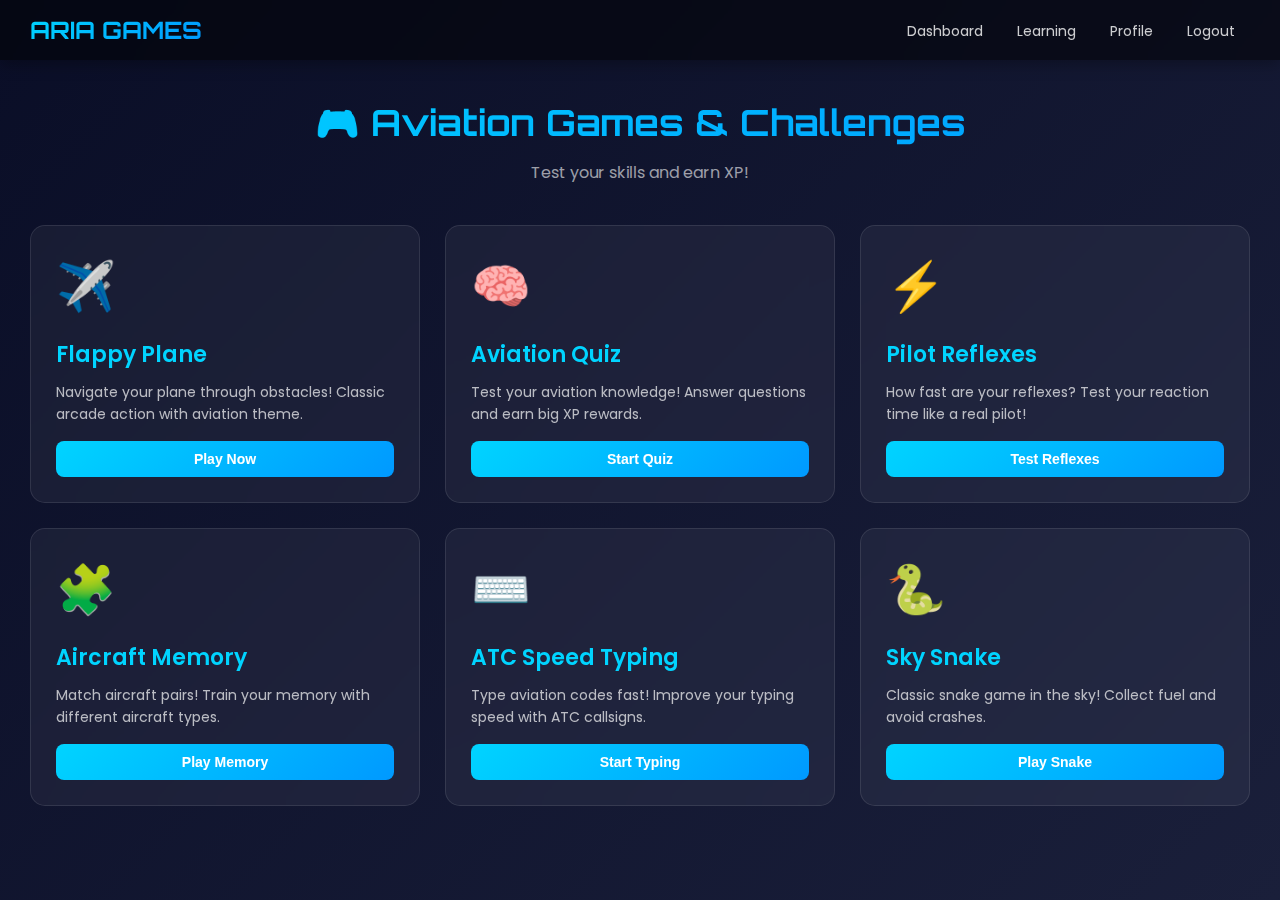
<file: templates/game.html>
<!DOCTYPE html>
<html lang="en">
<head>
    <meta charset="UTF-8">
    <meta name="viewport" content="width=device-width, initial-scale=1.0">
    <title>Games - ARIA Platform</title>
    <link href="https://fonts.googleapis.com/css2?family=Orbitron:wght@400;700&family=Poppins:wght@300;400;600&display=swap" rel="stylesheet">
    <style>
        * {
            margin: 0;
            padding: 0;
            box-sizing: border-box;
        }

        body {
            font-family: 'Poppins', sans-serif;
            background: linear-gradient(135deg, #0a0e27 0%, #1a1f3a 100%);
            min-height: 100vh;
            color: white;
            overflow-x: hidden;
        }

        .navbar {
            background: rgba(0, 0, 0, 0.5);
            backdrop-filter: blur(10px);
            padding: 15px 30px;
            display: flex;
            justify-content: space-between;
            align-items: center;
            box-shadow: 0 4px 15px rgba(0, 0, 0, 0.3);
        }

        .logo {
            font-family: 'Orbitron', sans-serif;
            font-size: 24px;
            font-weight: 700;
            background: linear-gradient(135deg, #00d4ff, #0099ff);
            -webkit-background-clip: text;
            -webkit-text-fill-color: transparent;
        }

        .nav-links a {
            color: rgba(255, 255, 255, 0.8);
            text-decoration: none;
            margin: 0 15px;
            font-size: 14px;
            transition: color 0.3s;
        }

        .nav-links a:hover {
            color: #00d4ff;
        }

        .container {
            max-width: 1400px;
            margin: 40px auto;
            padding: 0 30px;
        }

        h1 {
            font-family: 'Orbitron', sans-serif;
            font-size: 36px;
            text-align: center;
            margin-bottom: 15px;
            background: linear-gradient(135deg, #00d4ff, #0099ff);
            -webkit-background-clip: text;
            -webkit-text-fill-color: transparent;
        }

        .subtitle {
            text-align: center;
            color: rgba(255, 255, 255, 0.6);
            margin-bottom: 40px;
            font-size: 16px;
        }

        .games-grid {
            display: grid;
            grid-template-columns: repeat(auto-fit, minmax(350px, 1fr));
            gap: 25px;
            margin-bottom: 40px;
        }

        .game-card {
            background: rgba(255, 255, 255, 0.05);
            border: 1px solid rgba(255, 255, 255, 0.1);
            border-radius: 15px;
            padding: 25px;
            cursor: pointer;
            transition: all 0.3s ease;
            backdrop-filter: blur(10px);
        }

        .game-card:hover {
            transform: translateY(-5px);
            box-shadow: 0 10px 30px rgba(0, 212, 255, 0.3);
            border-color: rgba(0, 212, 255, 0.5);
        }

        .game-icon {
            font-size: 48px;
            margin-bottom: 15px;
        }

        .game-title {
            font-size: 22px;
            font-weight: 600;
            margin-bottom: 10px;
            color: #00d4ff;
        }

        .game-desc {
            color: rgba(255, 255, 255, 0.7);
            font-size: 14px;
            line-height: 1.6;
            margin-bottom: 15px;
        }

        .play-btn {
            background: linear-gradient(135deg, #00d4ff, #0099ff);
            border: none;
            padding: 10px 20px;
            border-radius: 8px;
            color: white;
            font-weight: 600;
            cursor: pointer;
            width: 100%;
            font-size: 14px;
            transition: all 0.3s;
        }

        .play-btn:hover {
            box-shadow: 0 5px 15px rgba(0, 212, 255, 0.5);
        }

        .game-modal {
            display: none;
            position: fixed;
            top: 0;
            left: 0;
            width: 100%;
            height: 100%;
            background: rgba(0, 0, 0, 0.9);
            z-index: 1000;
            justify-content: center;
            align-items: center;
        }

        .game-container {
            background: rgba(20, 25, 45, 0.95);
            border: 2px solid rgba(0, 212, 255, 0.3);
            border-radius: 20px;
            padding: 30px;
            max-width: 800px;
            width: 90%;
            max-height: 90vh;
            overflow-y: auto;
        }

        .close-btn {
            float: right;
            font-size: 28px;
            cursor: pointer;
            color: #00d4ff;
            font-weight: 700;
        }

        .close-btn:hover {
            color: #ff5252;
        }

        .game-area {
            margin-top: 20px;
        }

        canvas {
            border: 2px solid rgba(0, 212, 255, 0.5);
            border-radius: 10px;
            display: block;
            margin: 0 auto;
            background: #0a0e27;
        }

        .score-display {
            text-align: center;
            font-size: 24px;
            font-weight: 600;
            margin: 20px 0;
            color: #00d4ff;
        }

        .game-controls {
            text-align: center;
            margin-top: 20px;
        }

        .game-controls button {
            background: linear-gradient(135deg, #00d4ff, #0099ff);
            border: none;
            padding: 12px 30px;
            border-radius: 8px;
            color: white;
            font-weight: 600;
            cursor: pointer;
            margin: 0 10px;
            font-size: 14px;
        }

        .quiz-option {
            background: rgba(255, 255, 255, 0.05);
            border: 2px solid rgba(255, 255, 255, 0.2);
            padding: 15px;
            margin: 10px 0;
            border-radius: 10px;
            cursor: pointer;
            transition: all 0.3s;
        }

        .quiz-option:hover {
            background: rgba(0, 212, 255, 0.1);
            border-color: #00d4ff;
        }

        .quiz-option.correct {
            background: rgba(76, 175, 80, 0.2);
            border-color: #4caf50;
        }

        .quiz-option.wrong {
            background: rgba(255, 82, 82, 0.2);
            border-color: #ff5252;
        }

        .xp-earned {
            position: fixed;
            bottom: 30px;
            right: 30px;
            background: linear-gradient(135deg, #00d4ff, #0099ff);
            padding: 15px 25px;
            border-radius: 10px;
            font-weight: 600;
            display: none;
            animation: slideIn 0.5s;
        }

        @keyframes slideIn {
            from { transform: translateX(400px); }
            to { transform: translateX(0); }
        }

        @media (max-width: 768px) {
            .games-grid {
                grid-template-columns: 1fr;
            }
            
            .game-container {
                padding: 20px;
            }
        }
    </style>
</head>
<body>
    <nav class="navbar">
        <div class="logo">ARIA GAMES</div>
        <div class="nav-links">
            <a href="/">Dashboard</a>
            <a href="/learning">Learning</a>
            <a href="/profile">Profile</a>
            <a href="/logout">Logout</a>
        </div>
    </nav>

    <div class="container">
        <h1>🎮 Aviation Games & Challenges</h1>
        <p class="subtitle">Test your skills and earn XP!</p>

        <div class="games-grid">
            <div class="game-card" onclick="openGame('flappy')">
                <div class="game-icon">✈️</div>
                <div class="game-title">Flappy Plane</div>
                <div class="game-desc">Navigate your plane through obstacles! Classic arcade action with aviation theme.</div>
                <button class="play-btn">Play Now</button>
            </div>

            <div class="game-card" onclick="openGame('quiz')">
                <div class="game-icon">🧠</div>
                <div class="game-title">Aviation Quiz</div>
                <div class="game-desc">Test your aviation knowledge! Answer questions and earn big XP rewards.</div>
                <button class="play-btn">Start Quiz</button>
            </div>

            <div class="game-card" onclick="openGame('reaction')">
                <div class="game-icon">⚡</div>
                <div class="game-title">Pilot Reflexes</div>
                <div class="game-desc">How fast are your reflexes? Test your reaction time like a real pilot!</div>
                <button class="play-btn">Test Reflexes</button>
            </div>

            <div class="game-card" onclick="openGame('memory')">
                <div class="game-icon">🧩</div>
                <div class="game-title">Aircraft Memory</div>
                <div class="game-desc">Match aircraft pairs! Train your memory with different aircraft types.</div>
                <button class="play-btn">Play Memory</button>
            </div>

            <div class="game-card" onclick="openGame('typing')">
                <div class="game-icon">⌨️</div>
                <div class="game-title">ATC Speed Typing</div>
                <div class="game-desc">Type aviation codes fast! Improve your typing speed with ATC callsigns.</div>
                <button class="play-btn">Start Typing</button>
            </div>

            <div class="game-card" onclick="openGame('snake')">
                <div class="game-icon">🐍</div>
                <div class="game-title">Sky Snake</div>
                <div class="game-desc">Classic snake game in the sky! Collect fuel and avoid crashes.</div>
                <button class="play-btn">Play Snake</button>
            </div>
        </div>
    </div>

    <!-- Game Modal -->
    <div id="gameModal" class="game-modal">
        <div class="game-container">
            <span class="close-btn" onclick="closeGame()">&times;</span>
            <h2 id="gameTitle" style="text-align: center; margin-bottom: 20px;">Game</h2>
            <div class="score-display" id="scoreDisplay">Score: 0</div>
            <div class="game-area" id="gameArea"></div>
            <div class="game-controls" id="gameControls"></div>
        </div>
    </div>

    <div class="xp-earned" id="xpEarned">+50 XP Earned! 🎉</div>

    <script>
        let currentGame = null;
        let gameScore = 0;

        function openGame(gameType) {
            const modal = document.getElementById('gameModal');
            const gameArea = document.getElementById('gameArea');
            const gameTitle = document.getElementById('gameTitle');
            const scoreDisplay = document.getElementById('scoreDisplay');
            const gameControls = document.getElementById('gameControls');
            
            modal.style.display = 'flex';
            gameScore = 0;
            scoreDisplay.textContent = 'Score: 0';
            gameArea.innerHTML = '';
            gameControls.innerHTML = '';
            currentGame = gameType;
            
            switch(gameType) {
                case 'flappy':
                    gameTitle.textContent = '✈️ Flappy Plane';
                    startFlappyGame();
                    break;
                case 'quiz':
                    gameTitle.textContent = '🧠 Aviation Quiz';
                    startQuizGame();
                    break;
                case 'reaction':
                    gameTitle.textContent = '⚡ Pilot Reflexes';
                    startReactionGame();
                    break;
                case 'memory':
                    gameTitle.textContent = '🧩 Aircraft Memory';
                    startMemoryGame();
                    break;
                case 'typing':
                    gameTitle.textContent = '⌨️ ATC Speed Typing';
                    startTypingGame();
                    break;
                case 'snake':
                    gameTitle.textContent = '🐍 Sky Snake';
                    startSnakeGame();
                    break;
            }
        }

        function closeGame() {
            document.getElementById('gameModal').style.display = 'none';
            if (gameScore > 0) {
                saveScore(currentGame, gameScore);
            }
        }

        function updateScore(points) {
            gameScore += points;
            document.getElementById('scoreDisplay').textContent = `Score: ${gameScore}`;
        }

        async function saveScore(gameName, score) {
            try {
                const response = await fetch('/api/games/score', {
                    method: 'POST',
                    headers: {'Content-Type': 'application/json'},
                    body: JSON.stringify({ game_name: gameName, score: score })
                });
                const data = await response.json();
                if (data.success) {
                    showXP(data.xp_earned);
                }
            } catch (error) {
                console.error('Error saving score:', error);
            }
        }

        function showXP(xp) {
            const xpDiv = document.getElementById('xpEarned');
            xpDiv.textContent = `+${xp} XP Earned! 🎉`;
            xpDiv.style.display = 'block';
            setTimeout(() => {
                xpDiv.style.display = 'none';
            }, 3000);
        }

        // FLAPPY PLANE GAME
        function startFlappyGame() {
            const gameArea = document.getElementById('gameArea');
            gameArea.innerHTML = '<canvas id="flappyCanvas" width="600" height="400"></canvas>';
            
            const canvas = document.getElementById('flappyCanvas');
            const ctx = canvas.getContext('2d');
            
            let plane = { x: 50, y: 200, velocity: 0, size: 30 };
            let obstacles = [];
            let frameCount = 0;
            let gameRunning = true;
            
            function gameLoop() {
                if (!gameRunning) return;
                
                ctx.fillStyle = '#0a0e27';
                ctx.fillRect(0, 0, canvas.width, canvas.height);
                
                // Plane
                plane.velocity += 0.5;
                plane.y += plane.velocity;
                
                ctx.fillStyle = '#00d4ff';
                ctx.fillRect(plane.x, plane.y, plane.size, plane.size);
                
                // Obstacles
                if (frameCount % 90 === 0) {
                    const gap = 150;
                    const height = Math.random() * 200 + 50;
                    obstacles.push({ x: canvas.width, top: height, gap: gap });
                }
                
                obstacles.forEach((obs, index) => {
                    obs.x -= 3;
                    
                    ctx.fillStyle = '#ff5252';
                    ctx.fillRect(obs.x, 0, 50, obs.top);
                    ctx.fillRect(obs.x, obs.top + obs.gap, 50, canvas.height);
                    
                    // Collision
                    if (plane.x + plane.size > obs.x && plane.x < obs.x + 50) {
                        if (plane.y < obs.top || plane.y + plane.size > obs.top + obs.gap) {
                            gameRunning = false;
                            alert(`Game Over! Score: ${gameScore}`);
                            closeGame();
                        }
                    }
                    
                    // Score
                    if (obs.x + 50 === plane.x) {
                        updateScore(10);
                    }
                    
                    if (obs.x < -50) obstacles.splice(index, 1);
                });
                
                // Boundaries
                if (plane.y < 0 || plane.y + plane.size > canvas.height) {
                    gameRunning = false;
                    alert(`Game Over! Score: ${gameScore}`);
                    closeGame();
                }
                
                frameCount++;
                requestAnimationFrame(gameLoop);
            }
            
            canvas.addEventListener('click', () => {
                plane.velocity = -10;
            });
            
            gameLoop();
        }

        // AVIATION QUIZ GAME
        function startQuizGame() {
            const questions = [
                { q: "What does ATC stand for?", options: ["Air Traffic Control", "Aircraft Technical Control", "Aviation Transport Center", "Automatic Transfer Control"], correct: 0 },
                { q: "What is the cruising altitude for commercial jets?", options: ["10,000-20,000 ft", "30,000-40,000 ft", "50,000-60,000 ft", "70,000+ ft"], correct: 1 },
                { q: "Who invented the first successful airplane?", options: ["Leonardo da Vinci", "Wright Brothers", "Henry Ford", "Thomas Edison"], correct: 1 },
                { q: "What does IFR stand for?", options: ["Instrument Flight Rules", "International Flight Regulations", "Internal Flight Records", "Immediate Flight Response"], correct: 0 },
                { q: "What is the purpose of flaps on an aircraft?", options: ["Increase speed", "Increase lift at low speeds", "Reduce weight", "Control temperature"], correct: 1 }
            ];
            
            let currentQ = 0;
            const gameArea = document.getElementById('gameArea');
            
            function showQuestion() {
                if (currentQ >= questions.length) {
                    gameArea.innerHTML = `<h2 style="text-align:center; color:#00d4ff;">Quiz Complete! Final Score: ${gameScore}</h2>`;
                    setTimeout(() => closeGame(), 2000);
                    return;
                }
                
                const q = questions[currentQ];
                let html = `<h3 style="margin-bottom: 20px;">${q.q}</h3>`;
                
                q.options.forEach((opt, i) => {
                    html += `<div class="quiz-option" onclick="checkAnswer(${i}, ${q.correct})">${opt}</div>`;
                });
                
                gameArea.innerHTML = html;
            }
            
            window.checkAnswer = function(selected, correct) {
                const options = document.querySelectorAll('.quiz-option');
                if (selected === correct) {
                    options[selected].classList.add('correct');
                    updateScore(20);
                } else {
                    options[selected].classList.add('wrong');
                    options[correct].classList.add('correct');
                }
                
                setTimeout(() => {
                    currentQ++;
                    showQuestion();
                }, 1500);
            };
            
            showQuestion();
        }

        // REACTION TIME GAME
        function startReactionGame() {
            const gameArea = document.getElementById('gameArea');
            let startTime, reactionTimes = [];
            
            function newRound() {
                gameArea.innerHTML = '<div style="text-align:center; padding: 100px; font-size: 20px;">Wait for green...</div>';
                gameArea.style.background = '#ff5252';
                
                setTimeout(() => {
                    gameArea.style.background = '#4caf50';
                    gameArea.innerHTML = '<div style="text-align:center; padding: 100px; font-size: 24px; cursor: pointer;">CLICK NOW!</div>';
                    startTime = Date.now();
                    
                    gameArea.onclick = () => {
                        const reactionTime = Date.now() - startTime;
                        reactionTimes.push(reactionTime);
                        updateScore(Math.max(100 - reactionTime / 10, 10));
                        
                        if (reactionTimes.length < 5) {
                            gameArea.innerHTML = `<div style="text-align:center; padding: 100px; font-size: 20px;">Reaction: ${reactionTime}ms<br>Round ${reactionTimes.length}/5</div>`;
                            setTimeout(newRound, 2000);
                        } else {
                            const avg = reactionTimes.reduce((a,b) => a+b) / reactionTimes.length;
                            gameArea.innerHTML = `<div style="text-align:center; padding: 100px; font-size: 20px;">Complete!<br>Average: ${avg.toFixed(0)}ms</div>`;
                            gameArea.style.background = '';
                            setTimeout(() => closeGame(), 3000);
                        }
                    };
                }, Math.random() * 3000 + 1000);
            }
            
            newRound();
        }

        // MEMORY GAME
        function startMemoryGame() {
            const gameArea = document.getElementById('gameArea');
            const aircraft = ['✈️', '🚁', '🛩️', '🚀', '🛸', '🪂'];
            const cards = [...aircraft, ...aircraft].sort(() => Math.random() - 0.5);
            let flipped = [];
            let matched = 0;
            
            let html = '<div style="display: grid; grid-template-columns: repeat(4, 100px); gap: 10px; justify-content: center;">';
            cards.forEach((card, i) => {
                html += `<div class="memory-card" data-index="${i}" style="width:100px; height:100px; background:rgba(255,255,255,0.1); border-radius:10px; display:flex; align-items:center; justify-content:center; font-size:40px; cursor:pointer; border: 2px solid rgba(255,255,255,0.2);" onclick="flipCard(${i})">?</div>`;
            });
            html += '</div>';
            gameArea.innerHTML = html;
            
            window.flipCard = function(index) {
                if (flipped.length === 2) return;
                const card = document.querySelectorAll('.memory-card')[index];
                if (card.textContent !== '?') return;
                
                card.textContent = cards[index];
                flipped.push(index);
                
                if (flipped.length === 2) {
                    if (cards[flipped[0]] === cards[flipped[1]]) {
                        matched += 2;
                        updateScore(20);
                        flipped = [];
                        if (matched === cards.length) {
                            setTimeout(() => {
                                alert('You Won!');
                                closeGame();
                            }, 500);
                        }
                    } else {
                        setTimeout(() => {
                            document.querySelectorAll('.memory-card')[flipped[0]].textContent = '?';
                            document.querySelectorAll('.memory-card')[flipped[1]].textContent = '?';
                            flipped = [];
                        }, 1000);
                    }
                }
            };
        }

        // TYPING GAME
        function startTypingGame() {
            const gameArea = document.getElementById('gameArea');
            const words = ['ALPHA', 'BRAVO', 'CHARLIE', 'DELTA', 'ECHO', 'FOXTROT', 'GOLF', 'HOTEL'];
            let currentWord = '';
            let wordsTyped = 0;
            
            function newWord() {
                currentWord = words[Math.floor(Math.random() * words.length)];
                gameArea.innerHTML = `
                    <div style="text-align:center; padding: 50px;">
                        <h2 style="font-size:48px; color:#00d4ff; margin-bottom:30px;">${currentWord}</h2>
                        <input type="text" id="typeInput" style="padding:15px; font-size:24px; width:300px; text-align:center; background:rgba(255,255,255,0.1); border:2px solid #00d4ff; border-radius:10px; color:white;" autofocus>
                        <div style="margin-top:20px; font-size:18px;">Words: ${wordsTyped}/10</div>
                    </div>
                `;
                
                document.getElementById('typeInput').addEventListener('input', (e) => {
                    if (e.target.value.toUpperCase() === currentWord) {
                        wordsTyped++;
                        updateScore(15);
                        if (wordsTyped < 10) {
                            newWord();
                        } else {
                            gameArea.innerHTML = '<div style="text-align:center; padding:100px; font-size:24px;">Complete! Well done!</div>';
                            setTimeout(() => closeGame(), 2000);
                        }
                    }
                });
            }
            
            newWord();
        }

        // SNAKE GAME
        function startSnakeGame() {
            const gameArea = document.getElementById('gameArea');
            gameArea.innerHTML = '<canvas id="snakeCanvas" width="600" height="400"></canvas>';
            
            const canvas = document.getElementById('snakeCanvas');
            const ctx = canvas.getContext('2d');
            const box = 20;
            
            let snake = [{ x: 10 * box, y: 10 * box }];
            let direction = 'RIGHT';
            let food = { x: Math.floor(Math.random() * 29) * box, y: Math.floor(Math.random() * 19) * box };
            let gameRunning = true;
            
            document.addEventListener('keydown', (e) => {
                if (e.key === 'ArrowUp' && direction !== 'DOWN') direction = 'UP';
                if (e.key === 'ArrowDown' && direction !== 'UP') direction = 'DOWN';
                if (e.key === 'ArrowLeft' && direction !== 'RIGHT') direction = 'LEFT';
                if (e.key === 'ArrowRight' && direction !== 'LEFT') direction = 'RIGHT';
            });
            
            function gameLoop() {
                if (!gameRunning) return;
                
                ctx.fillStyle = '#0a0e27';
                ctx.fillRect(0, 0, canvas.width, canvas.height);
                
                // Snake
                for (let i = 0; i < snake.length; i++) {
                    ctx.fillStyle = i === 0 ? '#00d4ff' : 'rgba(0, 212, 255, 0.5)';
                    ctx.fillRect(snake[i].x, snake[i].y, box, box);
                }
                
                // Food
                ctx.fillStyle = '#ff5252';
                ctx.fillRect(food.x, food.y, box, box);
                
                // Move
                let newX = snake[0].x;
                let newY = snake[0].y;
                
                if (direction === 'UP') newY -= box;
                if (direction === 'DOWN') newY += box;
                if (direction === 'LEFT') newX -= box;
                if (direction === 'RIGHT') newX += box;
                
                // Eat food
                if (newX === food.x && newY === food.y) {
                    updateScore(10);
                    food = { x: Math.floor(Math.random() * 29) * box, y: Math.floor(Math.random() * 19) * box };
                } else {
                    snake.pop();
                }
                
                const newHead = { x: newX, y: newY };
                
                // Collision
                if (newX < 0 || newY < 0 || newX >= canvas.width || newY >= canvas.height || 
                    snake.some(seg => seg.x === newX && seg.y === newY)) {
                    gameRunning = false;
                    alert(`Game Over! Score: ${gameScore}`);
                    closeGame();
                    return;
                }
                
                snake.unshift(newHead);
                setTimeout(gameLoop, 100);
            }
            
            gameLoop();
        }
    </script>
</body>
</html>
</file>
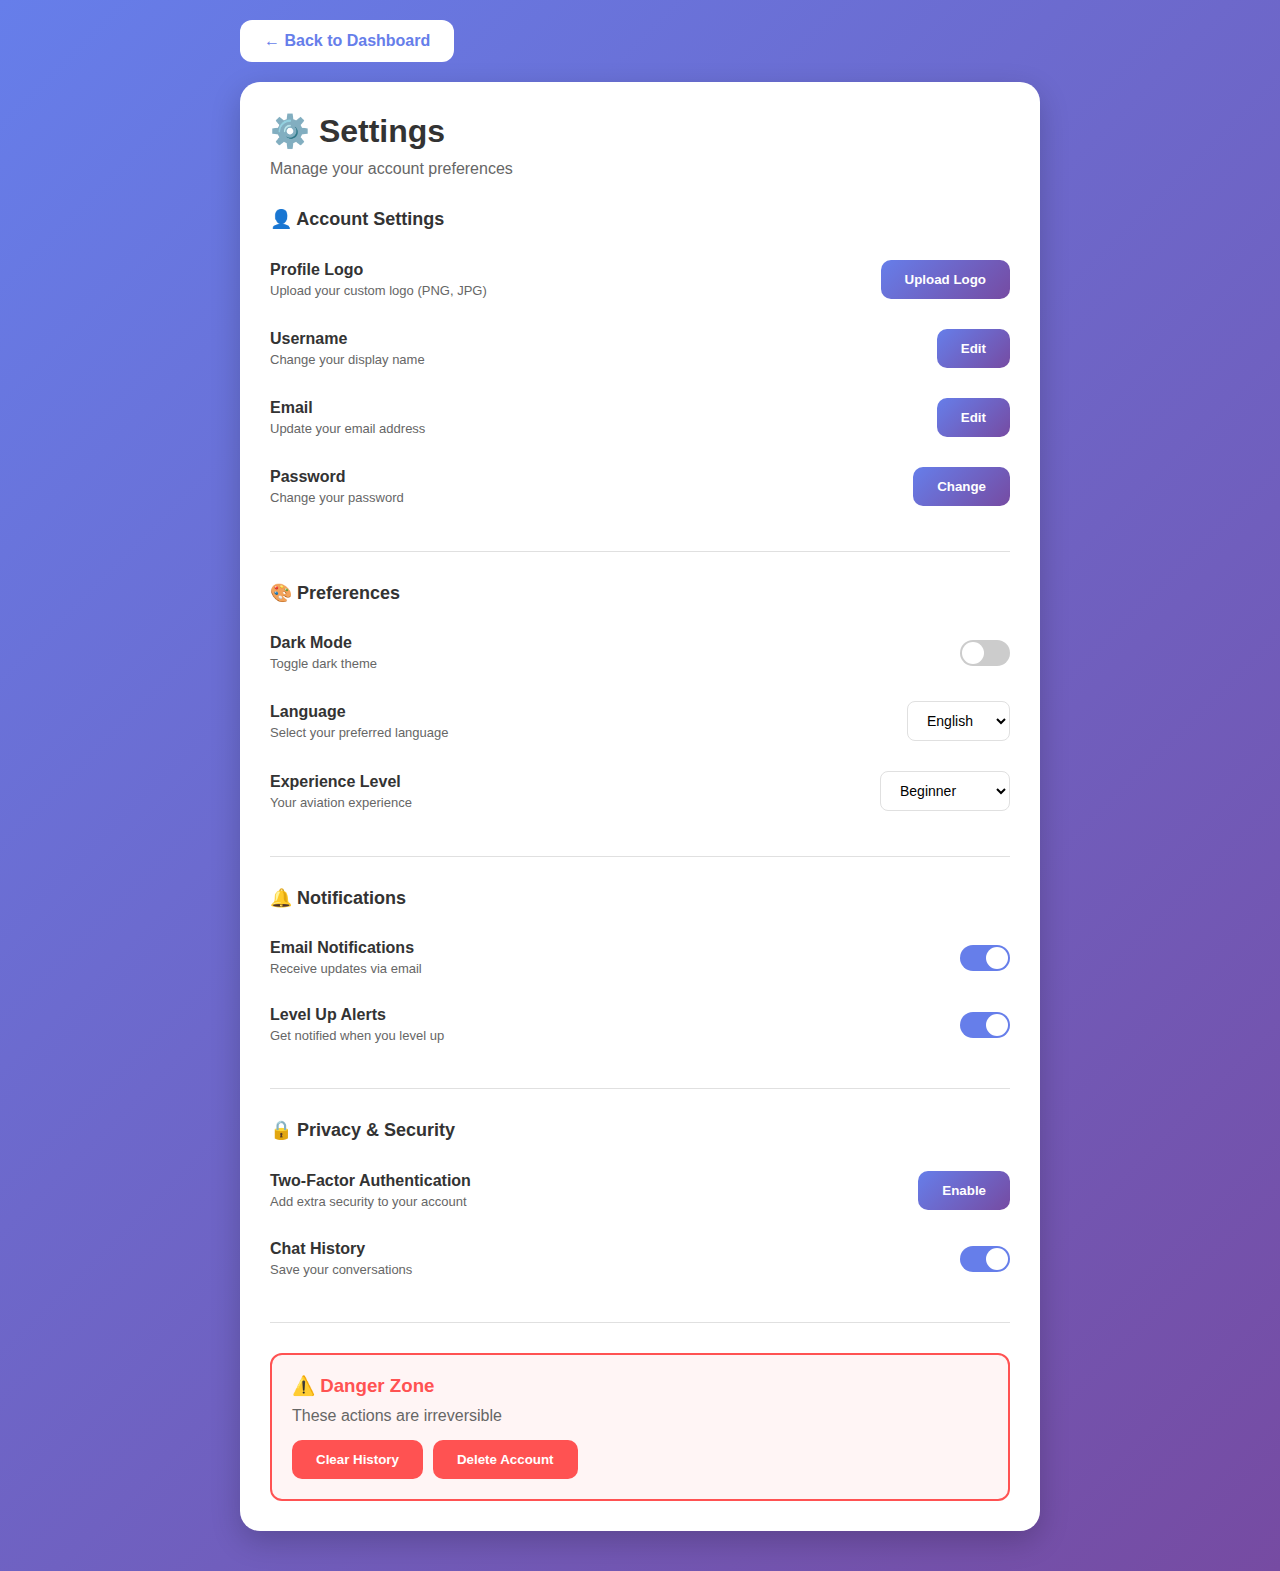
<file: templates/setting.html>
<!DOCTYPE html>
<html lang="en">
<head>
    <meta charset="UTF-8">
    <meta name="viewport" content="width=device-width, initial-scale=1.0">
    <title>Settings - Aro-Nav AI</title>
    <style>
        * {
            margin: 0;
            padding: 0;
            box-sizing: border-box;
        }

        body {
            font-family: 'Segoe UI', Arial, sans-serif;
            background: linear-gradient(135deg, #667eea 0%, #764ba2 100%);
            min-height: 100vh;
            padding: 20px;
        }

        .container {
            max-width: 800px;
            margin: 0 auto;
        }

        .back-btn {
            display: inline-block;
            padding: 12px 24px;
            background: white;
            color: #667eea;
            text-decoration: none;
            border-radius: 12px;
            font-weight: 600;
            margin-bottom: 20px;
            transition: all 0.3s;
        }

        .back-btn:hover {
            transform: translateY(-2px);
            box-shadow: 0 5px 20px rgba(0,0,0,0.2);
        }

        .settings-card {
            background: white;
            border-radius: 20px;
            padding: 30px;
            box-shadow: 0 10px 30px rgba(0,0,0,0.2);
            margin-bottom: 20px;
        }

        h1 {
            color: #333;
            margin-bottom: 10px;
        }

        .subtitle {
            color: #666;
            margin-bottom: 30px;
        }

        .setting-group {
            margin-bottom: 30px;
            padding-bottom: 30px;
            border-bottom: 1px solid #e0e0e0;
        }

        .setting-group:last-child {
            border-bottom: none;
        }

        .setting-group h2 {
            font-size: 18px;
            color: #333;
            margin-bottom: 15px;
        }

        .setting-item {
            display: flex;
            justify-content: space-between;
            align-items: center;
            padding: 15px 0;
        }

        .setting-info {
            flex: 1;
        }

        .setting-label {
            font-weight: 600;
            color: #333;
            margin-bottom: 4px;
        }

        .setting-desc {
            font-size: 13px;
            color: #666;
        }

        .toggle-switch {
            position: relative;
            width: 50px;
            height: 26px;
            background: #ccc;
            border-radius: 13px;
            cursor: pointer;
            transition: background 0.3s;
        }

        .toggle-switch.active {
            background: #667eea;
        }

        .toggle-switch::after {
            content: '';
            position: absolute;
            width: 22px;
            height: 22px;
            background: white;
            border-radius: 50%;
            top: 2px;
            left: 2px;
            transition: left 0.3s;
        }

        .toggle-switch.active::after {
            left: 26px;
        }

        .btn {
            padding: 12px 24px;
            border: none;
            border-radius: 10px;
            font-weight: 600;
            cursor: pointer;
            transition: all 0.3s;
        }

        .btn-primary {
            background: linear-gradient(135deg, #667eea, #764ba2);
            color: white;
        }

        .btn-danger {
            background: #ff5252;
            color: white;
        }

        .btn:hover {
            transform: translateY(-2px);
            box-shadow: 0 5px 15px rgba(0,0,0,0.2);
        }

        select {
            padding: 10px 15px;
            border: 1px solid #e0e0e0;
            border-radius: 8px;
            background: white;
            cursor: pointer;
            font-size: 14px;
        }

        .danger-zone {
            background: #fff5f5;
            border: 2px solid #ff5252;
            padding: 20px;
            border-radius: 12px;
        }

        .danger-zone h3 {
            color: #ff5252;
            margin-bottom: 10px;
        }
    </style>
</head>
<body>
    <div class="container">
        <a href="/" class="back-btn">← Back to Dashboard</a>

        <div class="settings-card">
            <h1>⚙️ Settings</h1>
            <p class="subtitle">Manage your account preferences</p>

            <!-- Account Settings -->
            <div class="setting-group">
                <h2>👤 Account Settings</h2>
                
                <div class="setting-item">
                    <div class="setting-info">
                        <div class="setting-label">Profile Logo</div>
                        <div class="setting-desc">Upload your custom logo (PNG, JPG)</div>
                    </div>
                    <input type="file" id="logoInput" accept="image/*" style="display: none;" onchange="uploadLogo()">
                    <button class="btn btn-primary" onclick="document.getElementById('logoInput').click()">Upload Logo</button>
                </div>

                <div class="setting-item">
                    <div class="setting-info">
                        <div class="setting-label">Username</div>
                        <div class="setting-desc">Change your display name</div>
                    </div>
                    <button class="btn btn-primary" onclick="alert('Feature coming soon!')">Edit</button>
                </div>

                <div class="setting-item">
                    <div class="setting-info">
                        <div class="setting-label">Email</div>
                        <div class="setting-desc">Update your email address</div>
                    </div>
                    <button class="btn btn-primary" onclick="alert('Feature coming soon!')">Edit</button>
                </div>

                <div class="setting-item">
                    <div class="setting-info">
                        <div class="setting-label">Password</div>
                        <div class="setting-desc">Change your password</div>
                    </div>
                    <button class="btn btn-primary" onclick="alert('Feature coming soon!')">Change</button>
                </div>
            </div>

            <!-- Preferences -->
            <div class="setting-group">
                <h2>🎨 Preferences</h2>
                
                <div class="setting-item">
                    <div class="setting-info">
                        <div class="setting-label">Dark Mode</div>
                        <div class="setting-desc">Toggle dark theme</div>
                    </div>
                    <div class="toggle-switch" onclick="toggleSwitch(this)"></div>
                </div>

                <div class="setting-item">
                    <div class="setting-info">
                        <div class="setting-label">Language</div>
                        <div class="setting-desc">Select your preferred language</div>
                    </div>
                    <select>
                        <option>English</option>
                        <option>Hindi</option>
                        <option>Spanish</option>
                    </select>
                </div>

                <div class="setting-item">
                    <div class="setting-info">
                        <div class="setting-label">Experience Level</div>
                        <div class="setting-desc">Your aviation experience</div>
                    </div>
                    <select>
                        <option>Beginner</option>
                        <option>Intermediate</option>
                        <option>Advanced</option>
                        <option>Expert</option>
                    </select>
                </div>
            </div>

            <!-- Notifications -->
            <div class="setting-group">
                <h2>🔔 Notifications</h2>
                
                <div class="setting-item">
                    <div class="setting-info">
                        <div class="setting-label">Email Notifications</div>
                        <div class="setting-desc">Receive updates via email</div>
                    </div>
                    <div class="toggle-switch active" onclick="toggleSwitch(this)"></div>
                </div>

                <div class="setting-item">
                    <div class="setting-info">
                        <div class="setting-label">Level Up Alerts</div>
                        <div class="setting-desc">Get notified when you level up</div>
                    </div>
                    <div class="toggle-switch active" onclick="toggleSwitch(this)"></div>
                </div>
            </div>

            <!-- Privacy -->
            <div class="setting-group">
                <h2>🔒 Privacy & Security</h2>
                
                <div class="setting-item">
                    <div class="setting-info">
                        <div class="setting-label">Two-Factor Authentication</div>
                        <div class="setting-desc">Add extra security to your account</div>
                    </div>
                    <button class="btn btn-primary" onclick="alert('Feature coming soon!')">Enable</button>
                </div>

                <div class="setting-item">
                    <div class="setting-info">
                        <div class="setting-label">Chat History</div>
                        <div class="setting-desc">Save your conversations</div>
                    </div>
                    <div class="toggle-switch active" onclick="toggleSwitch(this)"></div>
                </div>
            </div>

            <!-- Danger Zone -->
            <div class="danger-zone">
                <h3>⚠️ Danger Zone</h3>
                <p style="color: #666; margin-bottom: 15px;">These actions are irreversible</p>
                
                <div style="display: flex; gap: 10px;">
                    <button class="btn btn-danger" onclick="if(confirm('Clear all chat history?')) alert('History cleared!')">
                        Clear History
                    </button>
                    <button class="btn btn-danger" onclick="if(confirm('Delete your account? This cannot be undone!')) alert('Account deletion requested')">
                        Delete Account
                    </button>
                </div>
            </div>
        </div>
    </div>

    <script>
        function toggleSwitch(el) {
            el.classList.toggle('active');
        }
    </script>
</body>
</html>
</file>
